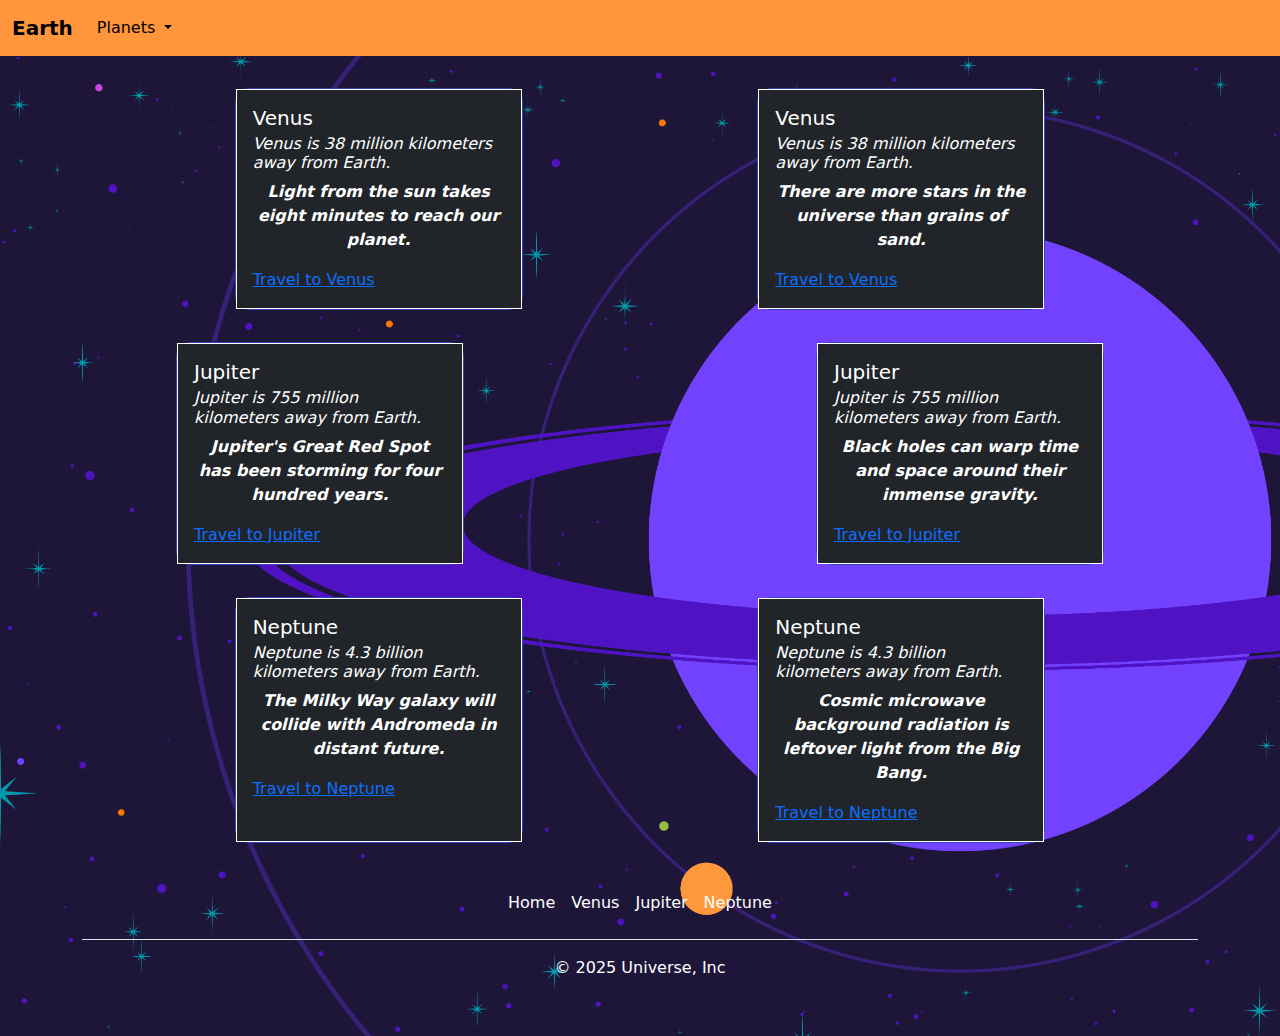
<file: index.html>
<!DOCTYPE html>
<html lang="en">
  <head>
    <meta charset="UTF-8" />
    <meta name="viewport" content="width=device-width, initial-scale=1.0" />
    <link
      href="https://cdn.jsdelivr.net/npm/bootstrap@5.3.3/dist/css/bootstrap.min.css"
      rel="stylesheet"
      integrity="sha384-QWTKZyjpPEjISv5WaRU9OFeRpok6YctnYmDr5pNlyT2bRjXh0JMhjY6hW+ALEwIH"
      crossorigin="anonymous"
    />
    <script
      src="https://cdn.jsdelivr.net/npm/@popperjs/core@2.11.8/dist/umd/popper.min.js"
      integrity="sha384-I7E8VVD/ismYTF4hNIPjVp/Zjvgyol6VFvRkX/vR+Vc4jQkC+hVqc2pM8ODewa9r"
      crossorigin="anonymous"
      defer
    ></script>
    <script
      src="https://cdn.jsdelivr.net/npm/bootstrap@5.3.3/dist/js/bootstrap.min.js"
      integrity="sha384-0pUGZvbkm6XF6gxjEnlmuGrJXVbNuzT9qBBavbLwCsOGabYfZo0T0to5eqruptLy"
      crossorigin="anonymous"
      defer
    ></script>
    <link rel="stylesheet" href="./public/styles/style.css" />
    <title>Universe</title>
  </head>
  <body>
    <!-- NAVBAR -->
    <nav class="navbar navbar-expand-lg">
      <div class="container-fluid">
        <a class="navbar-brand fw-bold" href="./index.html">Earth</a>
        <button
          class="navbar-toggler"
          type="button"
          data-bs-toggle="collapse"
          data-bs-target="#navbarNavDropdown"
          aria-controls="navbarNavDropdown"
          aria-expanded="false"
          aria-label="Toggle navigation"
        >
          <span class="navbar-toggler-icon"></span>
        </button>
        <div class="collapse navbar-collapse" id="navbarNavDropdown">
          <ul class="navbar-nav">
            <li class="nav-item"></li>
            <li class="nav-item dropdown">
              <a
                class="nav-link dropdown-toggle text-black"
                href="#"
                role="button"
                data-bs-toggle="dropdown"
                aria-expanded="false"
              >
                Planets
              </a>
              <ul class="dropdown-menu bg-dark text-white">
                <li>
                  <a
                    class="dropdown-item text-white"
                    href="./public/pages/page2.html"
                    >Venus</a
                  >
                </li>
                <li>
                  <a
                    class="dropdown-item text-white"
                    href="./public/pages/page3.html"
                    >Jupiter</a
                  >
                </li>
                <li>
                  <a
                    class="dropdown-item text-white"
                    href="./public/pages/page4.html"
                    >Neptune</a
                  >
                </li>
                <hr />
                <li>
                  <a class="dropdown-item text-white" href="./index.html"
                    >Home</a
                  >
                </li>
              </ul>
            </li>
          </ul>
        </div>
      </div>
    </nav>
    <!-- CONTENT -->
    <!-- SECTION1 -->
    <section class="d-flex justify-content-evenly">
      <!-- CARD1 -->
      <div class="card text-white" style="width: 18rem">
        <div class="card-body bg-dark border border-1 border-white">
          <h5 class="card-title text-start">Venus</h5>
          <h6 class="card-subtitle mb-2 fst-italic text-start">
            Venus is 38 million kilometers away from Earth.
          </h6>
          <p class="card-text fst-italic fw-bold text-center">
            Light from the sun takes eight minutes to reach our planet.
          </p>
          <a href="./public/pages/page2.html" class="card-link"
            >Travel to Venus</a
          >
        </div>
      </div>
      <!-- CARD2 -->
      <div class="card text-white" style="width: 18rem">
        <div class="card-body bg-dark border border-1 border-white">
          <h5 class="card-title text-start">Venus</h5>
          <h6 class="card-subtitle mb-2 fst-italic text-start">
            Venus is 38 million kilometers away from Earth.
          </h6>
          <p class="card-text fst-italic fw-bold text-center">
            There are more stars in the universe than grains of sand.
          </p>
          <a href="./public/pages/page2.html" class="card-link"
            >Travel to Venus</a
          >
        </div>
      </div>
    </section>
    <!-- SECTION2 -->
    <section class="d-flex justify-content-around">
      <!-- CARD1 -->
      <div class="card text-white" style="width: 18rem">
        <div class="card-body bg-dark border border-1 border-white">
          <h5 class="card-title text-start">Jupiter</h5>
          <h6 class="card-subtitle mb-2 fst-italic text-start">
            Jupiter is 755 million kilometers away from Earth.
          </h6>
          <p class="card-text fst-italic fw-bold text-center">
            Jupiter's Great Red Spot has been storming for four hundred years.
          </p>
          <a href="./public/pages/page3.html" class="card-link"
            >Travel to Jupiter</a
          >
        </div>
      </div>
      <!-- CARD2 -->
      <div class="card text-white" style="width: 18rem">
        <div class="card-body bg-dark border border-1 border-white">
          <h5 class="card-title text-start">Jupiter</h5>
          <h6 class="card-subtitle mb-2 fst-italic text-start">
            Jupiter is 755 million kilometers away from Earth.
          </h6>
          <p class="card-text fst-italic fw-bold text-center">
            Black holes can warp time and space around their immense gravity.
          </p>
          <a href="./public/pages/page3.html" class="card-link"
            >Travel to Jupiter</a
          >
        </div>
      </div>
    </section>
    <!-- SECTION3 -->
    <section class="d-flex justify-content-evenly">
      <!-- CARD1 -->
      <div class="card text-white" style="width: 18rem">
        <div class="card-body bg-dark border border-1 border-white">
          <h5 class="card-title text-start">Neptune</h5>
          <h6 class="card-subtitle mb-2 fst-italic text-start">
            Neptune is 4.3 billion kilometers away from Earth.
          </h6>
          <p class="card-text fst-italic fw-bold text-center">
            The Milky Way galaxy will collide with Andromeda in distant future.
          </p>
          <a href="./public/pages/page4.html" class="card-link"
            >Travel to Neptune</a
          >
        </div>
      </div>
      <!-- CARD2 -->
      <div class="card text-white" style="width: 18rem">
        <div class="card-body bg-dark border border-1 border-white">
          <h5 class="card-title text-start">Neptune</h5>
          <h6 class="card-subtitle mb-2 fst-italic text-start">
            Neptune is 4.3 billion kilometers away from Earth.
          </h6>
          <p class="card-text fst-italic fw-bold text-center">
            Cosmic microwave background radiation is leftover light from the Big
            Bang.
          </p>
          <a href="./public/pages/page4.html" class="card-link"
            >Travel to Neptune</a
          >
        </div>
      </div>
    </section>
    <!-- FOOTER -->
    <div class="container">
      <footer class="py-3 my-4">
        <ul class="nav justify-content-center border-bottom pb-3 mb-3">
          <li class="nav-item">
            <a href="./index.html" class="nav-link px-2 text-white">Home</a>
          </li>
          <li class="nav-item">
            <a href="./public/pages/page2.html" class="nav-link px-2 text-white"
              >Venus</a
            >
          </li>
          <li class="nav-item">
            <a href="./public/pages/page3.html" class="nav-link px-2 text-white"
              >Jupiter</a
            >
          </li>
          <li class="nav-item">
            <a href="./public/pages/page4.html" class="nav-link px-2 text-white"
              >Neptune</a
            >
          </li>
        </ul>
        <p class="text-center text-white">© 2025 Universe, Inc</p>
      </footer>
    </div>
  </body>
</html>
</file>
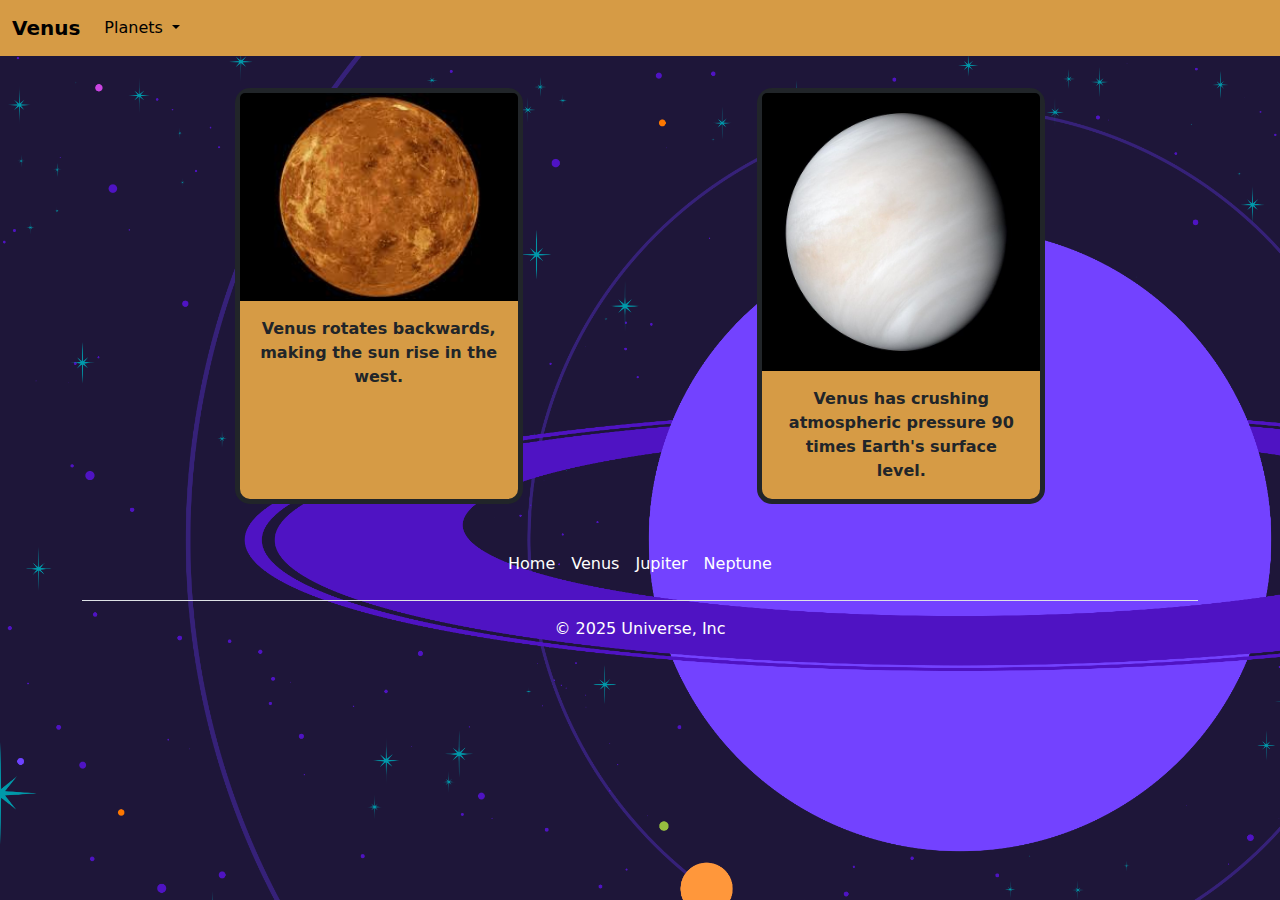
<file: public/pages/page2.html>
<!DOCTYPE html>
<html lang="en">
  <head>
    <meta charset="UTF-8" />
    <meta name="viewport" content="width=device-width, initial-scale=1.0" />
    <link
      href="https://cdn.jsdelivr.net/npm/bootstrap@5.3.3/dist/css/bootstrap.min.css"
      rel="stylesheet"
      integrity="sha384-QWTKZyjpPEjISv5WaRU9OFeRpok6YctnYmDr5pNlyT2bRjXh0JMhjY6hW+ALEwIH"
      crossorigin="anonymous"
    />
    <script
      src="https://cdn.jsdelivr.net/npm/@popperjs/core@2.11.8/dist/umd/popper.min.js"
      integrity="sha384-I7E8VVD/ismYTF4hNIPjVp/Zjvgyol6VFvRkX/vR+Vc4jQkC+hVqc2pM8ODewa9r"
      crossorigin="anonymous"
      defer
    ></script>
    <script
      src="https://cdn.jsdelivr.net/npm/bootstrap@5.3.3/dist/js/bootstrap.min.js"
      integrity="sha384-0pUGZvbkm6XF6gxjEnlmuGrJXVbNuzT9qBBavbLwCsOGabYfZo0T0to5eqruptLy"
      crossorigin="anonymous"
      defer
    ></script>
    <link rel="stylesheet" href="../../public/styles/style.css" />
    <title>Universe</title>
  </head>
  <body>
    <!-- NAVBAR -->
    <nav class="navbar navbar-expand-lg nav-venus">
      <div class="container-fluid">
        <a class="navbar-brand fw-bold" href="../../index.html">Venus</a>
        <button
          class="navbar-toggler"
          type="button"
          data-bs-toggle="collapse"
          data-bs-target="#navbarNavDropdown"
          aria-controls="navbarNavDropdown"
          aria-expanded="false"
          aria-label="Toggle navigation"
        >
          <span class="navbar-toggler-icon"></span>
        </button>
        <div class="collapse navbar-collapse" id="navbarNavDropdown">
          <ul class="navbar-nav">
            <li class="nav-item dropdown">
              <a
                class="nav-link dropdown-toggle text-black"
                href="#"
                role="button"
                data-bs-toggle="dropdown"
                aria-expanded="false"
              >
                Planets
              </a>
              <ul class="dropdown-menu bg-dark text-white">
                <li>
                  <a
                    class="dropdown-item text-white"
                    href="../../public/pages/page2.html"
                    >Venus</a
                  >
                </li>
                <li>
                  <a
                    class="dropdown-item text-white"
                    href="../../public/pages/page3.html"
                    >Jupiter</a
                  >
                </li>
                <li>
                  <a
                    class="dropdown-item text-white"
                    href="../../public/pages/page4.html"
                    >Neptune</a
                  >
                </li>
                <hr />
                <li>
                  <a class="dropdown-item text-white" href="../../index.html"
                    >Home</a
                  >
                </li>
              </ul>
            </li>
          </ul>
        </div>
      </div>
    </nav>
    <!-- CONTENT -->
    <!-- SECTION1 -->
    <section class="d-flex justify-content-evenly">
      <!-- CARD1 -->
      <div
        class="card card-venus border border-dark border-5"
        style="width: 18rem"
      >
        <img
          src="../../public/assets/img/venus.jpeg"
          class="card-img-top"
          alt="..."
        />
        <div class="card-body">
          <p class="card-text text-center fw-bold">
            Venus rotates backwards, making the sun rise in the west.
          </p>
        </div>
      </div>
      <!-- CARD2 -->
      <div
        class="card card-venus border border-dark border-5"
        style="width: 18rem"
      >
        <img
          src="../../public/assets/img/venus2.jpg"
          class="card-img-top"
          alt="..."
        />
        <div class="card-body">
          <p class="card-text text-center fw-bold">
            Venus has crushing atmospheric pressure 90 times Earth's surface
            level.
          </p>
        </div>
      </div>
    </section>
    <!-- FOOTER -->
    <div class="container">
      <footer class="py-3 my-4">
        <ul class="nav justify-content-center border-bottom pb-3 mb-3">
          <li class="nav-item">
            <a href="../../index.html" class="nav-link px-2 text-white">Home</a>
          </li>
          <li class="nav-item">
            <a href="../pages/page2.html" class="nav-link px-2 text-white"
              >Venus</a
            >
          </li>
          <li class="nav-item">
            <a href="../pages/page3.html" class="nav-link px-2 text-white"
              >Jupiter</a
            >
          </li>
          <li class="nav-item">
            <a href="../pages/page4.html" class="nav-link px-2 text-white"
              >Neptune</a
            >
          </li>
        </ul>
        <p class="text-center text-white">© 2025 Universe, Inc</p>
      </footer>
    </div>
  </body>
</html>
</file>
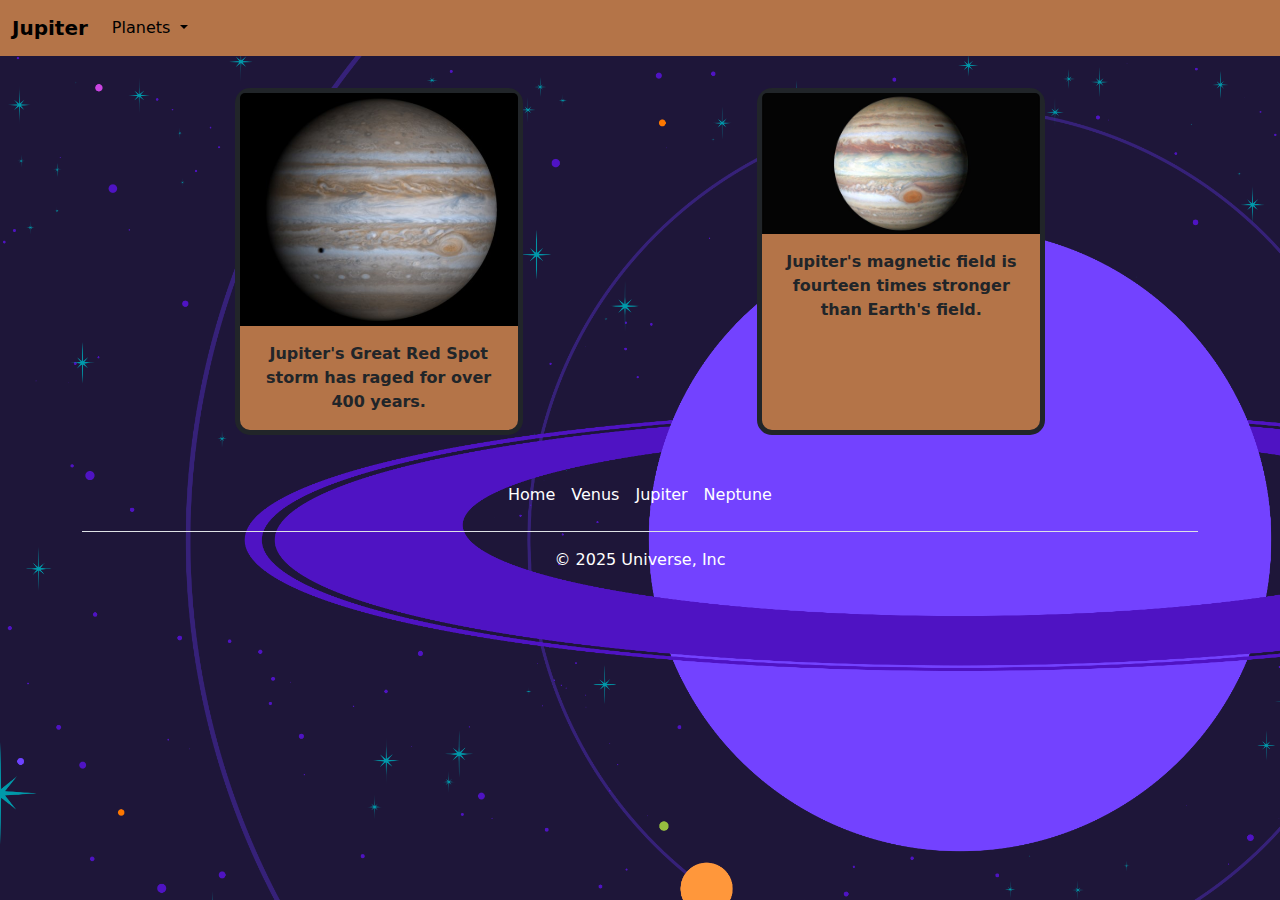
<file: public/pages/page3.html>
<!DOCTYPE html>
<html lang="en">
  <head>
    <meta charset="UTF-8" />
    <meta name="viewport" content="width=device-width, initial-scale=1.0" />
    <link
      href="https://cdn.jsdelivr.net/npm/bootstrap@5.3.3/dist/css/bootstrap.min.css"
      rel="stylesheet"
      integrity="sha384-QWTKZyjpPEjISv5WaRU9OFeRpok6YctnYmDr5pNlyT2bRjXh0JMhjY6hW+ALEwIH"
      crossorigin="anonymous"
    />
    <script
      src="https://cdn.jsdelivr.net/npm/@popperjs/core@2.11.8/dist/umd/popper.min.js"
      integrity="sha384-I7E8VVD/ismYTF4hNIPjVp/Zjvgyol6VFvRkX/vR+Vc4jQkC+hVqc2pM8ODewa9r"
      crossorigin="anonymous"
      defer
    ></script>
    <script
      src="https://cdn.jsdelivr.net/npm/bootstrap@5.3.3/dist/js/bootstrap.min.js"
      integrity="sha384-0pUGZvbkm6XF6gxjEnlmuGrJXVbNuzT9qBBavbLwCsOGabYfZo0T0to5eqruptLy"
      crossorigin="anonymous"
      defer
    ></script>
    <link rel="stylesheet" href="../../public/styles/style.css" />
    <title>Universe</title>
  </head>
  <body>
    <!-- NAVBAR -->
    <nav class="navbar navbar-expand-lg nav-jupiter">
      <div class="container-fluid">
        <a class="navbar-brand fw-bold" href="../../index.html">Jupiter</a>
        <button
          class="navbar-toggler"
          type="button"
          data-bs-toggle="collapse"
          data-bs-target="#navbarNavDropdown"
          aria-controls="navbarNavDropdown"
          aria-expanded="false"
          aria-label="Toggle navigation"
        >
          <span class="navbar-toggler-icon"></span>
        </button>
        <div class="collapse navbar-collapse" id="navbarNavDropdown">
          <ul class="navbar-nav">
            <li class="nav-item dropdown">
              <a
                class="nav-link dropdown-toggle text-black"
                href="#"
                role="button"
                data-bs-toggle="dropdown"
                aria-expanded="false"
              >
                Planets
              </a>
              <ul class="dropdown-menu bg-dark text-white">
                <li>
                  <a
                    class="dropdown-item text-white"
                    href="../../public/pages/page2.html"
                    >Venus</a
                  >
                </li>
                <li>
                  <a
                    class="dropdown-item text-white"
                    href="../../public/pages/page3.html"
                    >Jupiter</a
                  >
                </li>
                <li>
                  <a
                    class="dropdown-item text-white"
                    href="../../public/pages/page4.html"
                    >Neptune</a
                  >
                </li>
                <hr />
                <li>
                  <a class="dropdown-item text-white" href="../../index.html"
                    >Home</a
                  >
                </li>
              </ul>
            </li>
          </ul>
        </div>
      </div>
    </nav>
    <!-- CONTENT -->
    <!-- SECTION1 -->
    <section class="d-flex justify-content-evenly">
      <!-- CARD1 -->
      <div
        class="card card-jupiter border border-dark border-5"
        style="width: 18rem"
      >
        <img
          src="../../public/assets/img/jupiter.jpg"
          class="card-img-top"
          alt="..."
        />
        <div class="card-body">
          <p class="card-text text-center fw-bold">
            Jupiter's Great Red Spot storm has raged for over 400 years.
          </p>
        </div>
      </div>
      <!-- CARD2 -->
      <div
        class="card card-jupiter border border-dark border-5"
        style="width: 18rem"
      >
        <img
          src="../../public/assets/img/jupiter2.jpg"
          class="card-img-top"
          alt="..."
        />
        <div class="card-body">
          <p class="card-text text-center fw-bold">
            Jupiter's magnetic field is fourteen times stronger than Earth's
            field.
          </p>
        </div>
      </div>
    </section>
    <!-- FOOTER -->
    <div class="container">
      <footer class="py-3 my-4">
        <ul class="nav justify-content-center border-bottom pb-3 mb-3">
          <li class="nav-item">
            <a href="../../index.html" class="nav-link px-2 text-white">Home</a>
          </li>
          <li class="nav-item">
            <a href="../pages/page2.html" class="nav-link px-2 text-white"
              >Venus</a
            >
          </li>
          <li class="nav-item">
            <a href="../pages/page3.html" class="nav-link px-2 text-white"
              >Jupiter</a
            >
          </li>
          <li class="nav-item">
            <a href="../pages/page4.html" class="nav-link px-2 text-white"
              >Neptune</a
            >
          </li>
        </ul>
        <p class="text-center text-white">© 2025 Universe, Inc</p>
      </footer>
    </div>
  </body>
</html>
</file>
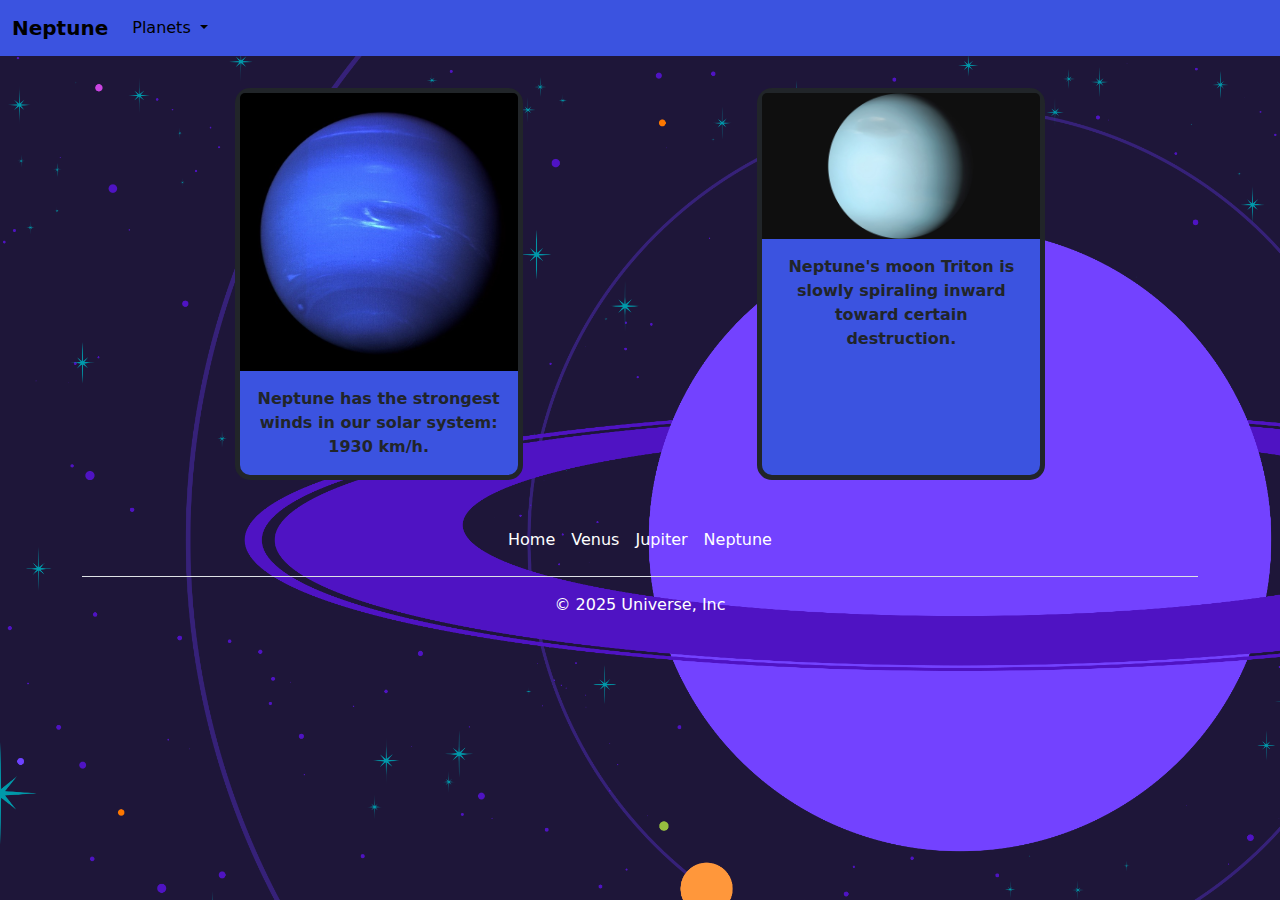
<file: public/pages/page4.html>
<!DOCTYPE html>
<html lang="en">
  <head>
    <meta charset="UTF-8" />
    <meta name="viewport" content="width=device-width, initial-scale=1.0" />
    <link
      href="https://cdn.jsdelivr.net/npm/bootstrap@5.3.3/dist/css/bootstrap.min.css"
      rel="stylesheet"
      integrity="sha384-QWTKZyjpPEjISv5WaRU9OFeRpok6YctnYmDr5pNlyT2bRjXh0JMhjY6hW+ALEwIH"
      crossorigin="anonymous"
    />
    <script
      src="https://cdn.jsdelivr.net/npm/@popperjs/core@2.11.8/dist/umd/popper.min.js"
      integrity="sha384-I7E8VVD/ismYTF4hNIPjVp/Zjvgyol6VFvRkX/vR+Vc4jQkC+hVqc2pM8ODewa9r"
      crossorigin="anonymous"
      defer
    ></script>
    <script
      src="https://cdn.jsdelivr.net/npm/bootstrap@5.3.3/dist/js/bootstrap.min.js"
      integrity="sha384-0pUGZvbkm6XF6gxjEnlmuGrJXVbNuzT9qBBavbLwCsOGabYfZo0T0to5eqruptLy"
      crossorigin="anonymous"
      defer
    ></script>
    <link rel="stylesheet" href="../../public/styles/style.css" />
    <title>Universe</title>
  </head>
  <body>
    <!-- NAVBAR -->
    <nav class="navbar navbar-expand-lg nav-neptune">
      <div class="container-fluid">
        <a class="navbar-brand fw-bold" href="../../index.html">Neptune</a>
        <button
          class="navbar-toggler"
          type="button"
          data-bs-toggle="collapse"
          data-bs-target="#navbarNavDropdown"
          aria-controls="navbarNavDropdown"
          aria-expanded="false"
          aria-label="Toggle navigation"
        >
          <span class="navbar-toggler-icon"></span>
        </button>
        <div class="collapse navbar-collapse" id="navbarNavDropdown">
          <ul class="navbar-nav">
            <li class="nav-item dropdown">
              <a
                class="nav-link dropdown-toggle text-black"
                href="#"
                role="button"
                data-bs-toggle="dropdown"
                aria-expanded="false"
              >
                Planets
              </a>
              <ul class="dropdown-menu bg-dark text-white">
                <li>
                  <a
                    class="dropdown-item text-white"
                    href="../../public/pages/page2.html"
                    >Venus</a
                  >
                </li>
                <li>
                  <a
                    class="dropdown-item text-white"
                    href="../../public/pages/page3.html"
                    >Jupiter</a
                  >
                </li>
                <li>
                  <a
                    class="dropdown-item text-white"
                    href="../../public/pages/page4.html"
                    >Neptune</a
                  >
                </li>
                <hr />
                <li>
                  <a class="dropdown-item text-white" href="../../index.html"
                    >Home</a
                  >
                </li>
              </ul>
            </li>
          </ul>
        </div>
      </div>
    </nav>
    <!-- CONTENT -->
    <!-- SECTION1 -->
    <section class="d-flex justify-content-evenly">
      <!-- CARD1 -->
      <div
        class="card card-neptune border border-dark border-5"
        style="width: 18rem"
      >
        <img
          src="../../public/assets/img/neptune.jpg"
          class="card-img-top"
          alt="..."
        />
        <div class="card-body">
          <p class="card-text text-center fw-bold">
            Neptune has the strongest winds in our solar system: 1930 km/h.
          </p>
        </div>
      </div>
      <!-- CARD2 -->
      <div
        class="card card-neptune border border-dark border-5"
        style="width: 18rem"
      >
        <img
          src="../../public/assets/img/neptune2.jpg"
          class="card-img-top"
          alt="..."
        />
        <div class="card-body">
          <p class="card-text text-center fw-bold">
            Neptune's moon Triton is slowly spiraling inward toward certain
            destruction.
          </p>
        </div>
      </div>
    </section>
    <!-- FOOTER -->
    <div class="container">
      <footer class="py-3 my-4">
        <ul class="nav justify-content-center border-bottom pb-3 mb-3">
          <li class="nav-item">
            <a href="../../index.html" class="nav-link px-2 text-white">Home</a>
          </li>
          <li class="nav-item">
            <a href="../pages/page2.html" class="nav-link px-2 text-white"
              >Venus</a
            >
          </li>
          <li class="nav-item">
            <a href="../pages/page3.html" class="nav-link px-2 text-white"
              >Jupiter</a
            >
          </li>
          <li class="nav-item">
            <a href="../pages/page4.html" class="nav-link px-2 text-white"
              >Neptune</a
            >
          </li>
        </ul>
        <p class="text-center text-white">© 2025 Universe, Inc</p>
      </footer>
    </div>
  </body>
</html>
</file>
<file: public/styles/style.css>
body {
  background-image: url("../../public/assets/img/a.png");
}

nav {
  background-color: #ff963b;
}
.nav-neptune {
  background-color: #3b53e0;
}
.nav-jupiter {
  background-color: #b47448;
}
.nav-venus {
  background-color: #d69b45;
}

section {
  padding-top: 2rem;
}

.card {
  background-color: #3b53e0;
  border-radius: 15px;
}
.card-neptune {
  background-color: #3b53e0;
}
.card-jupiter {
  background-color: #b47448;
}
.card-venus {
  background-color: #d69b45;
}
</file>
